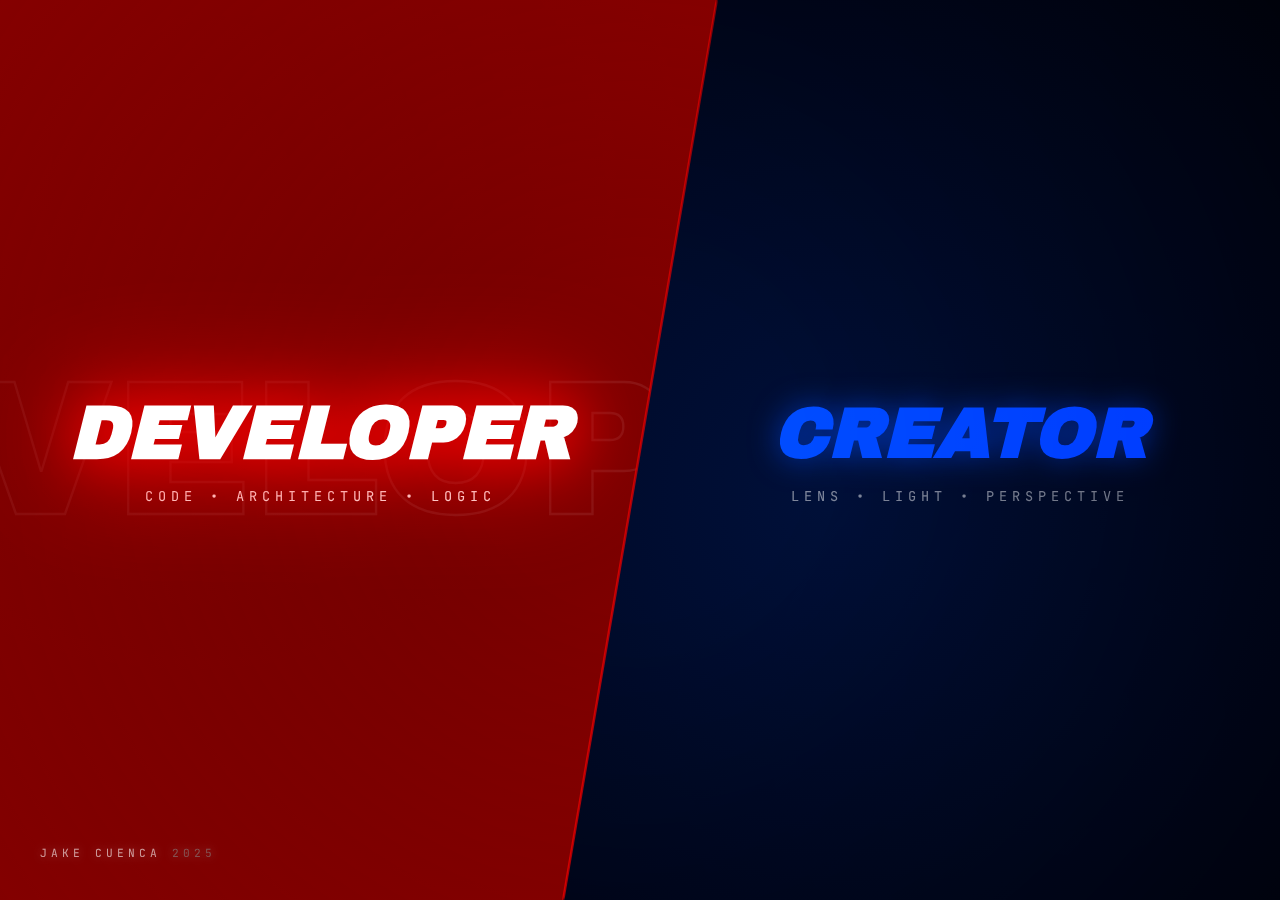
<file: index.html>
<!DOCTYPE html>
<html lang="en">
<head>
    <meta charset="UTF-8">
    <meta name="viewport" content="width=device-width, initial-scale=1.0">
    <title>Jake Cuenca | Select Path</title>
    <link rel="stylesheet" href="landing-style.css">
</head>
<body>
    <div class="split-container">
        
        <a href="developer/index.html" class="side left">
            <div class="content-wrapper">
                <div class="content">
                    <span class="outline">DEVELOPER</span>
                    <h1>DEVELOPER</h1>
                    <p>CODE • ARCHITECTURE • LOGIC</p>
                </div>
            </div>
        </a>

        <a href="photography/index.html" class="side right">
            <div class="content-wrapper">
                <div class="content">
                    <span class="outline">CREATOR</span>
                    <h1>CREATOR</h1>
                    <p>LENS • LIGHT • PERSPECTIVE</p>
                </div>
            </div>
        </a>

        <div class="glow-edge left-edge"></div>
        <div class="glow-edge right-edge"></div>

        <div class="watermark">
            JAKE CUENCA <span class="year">2025</span>
        </div>

    </div>
</body>
</html>
</file>
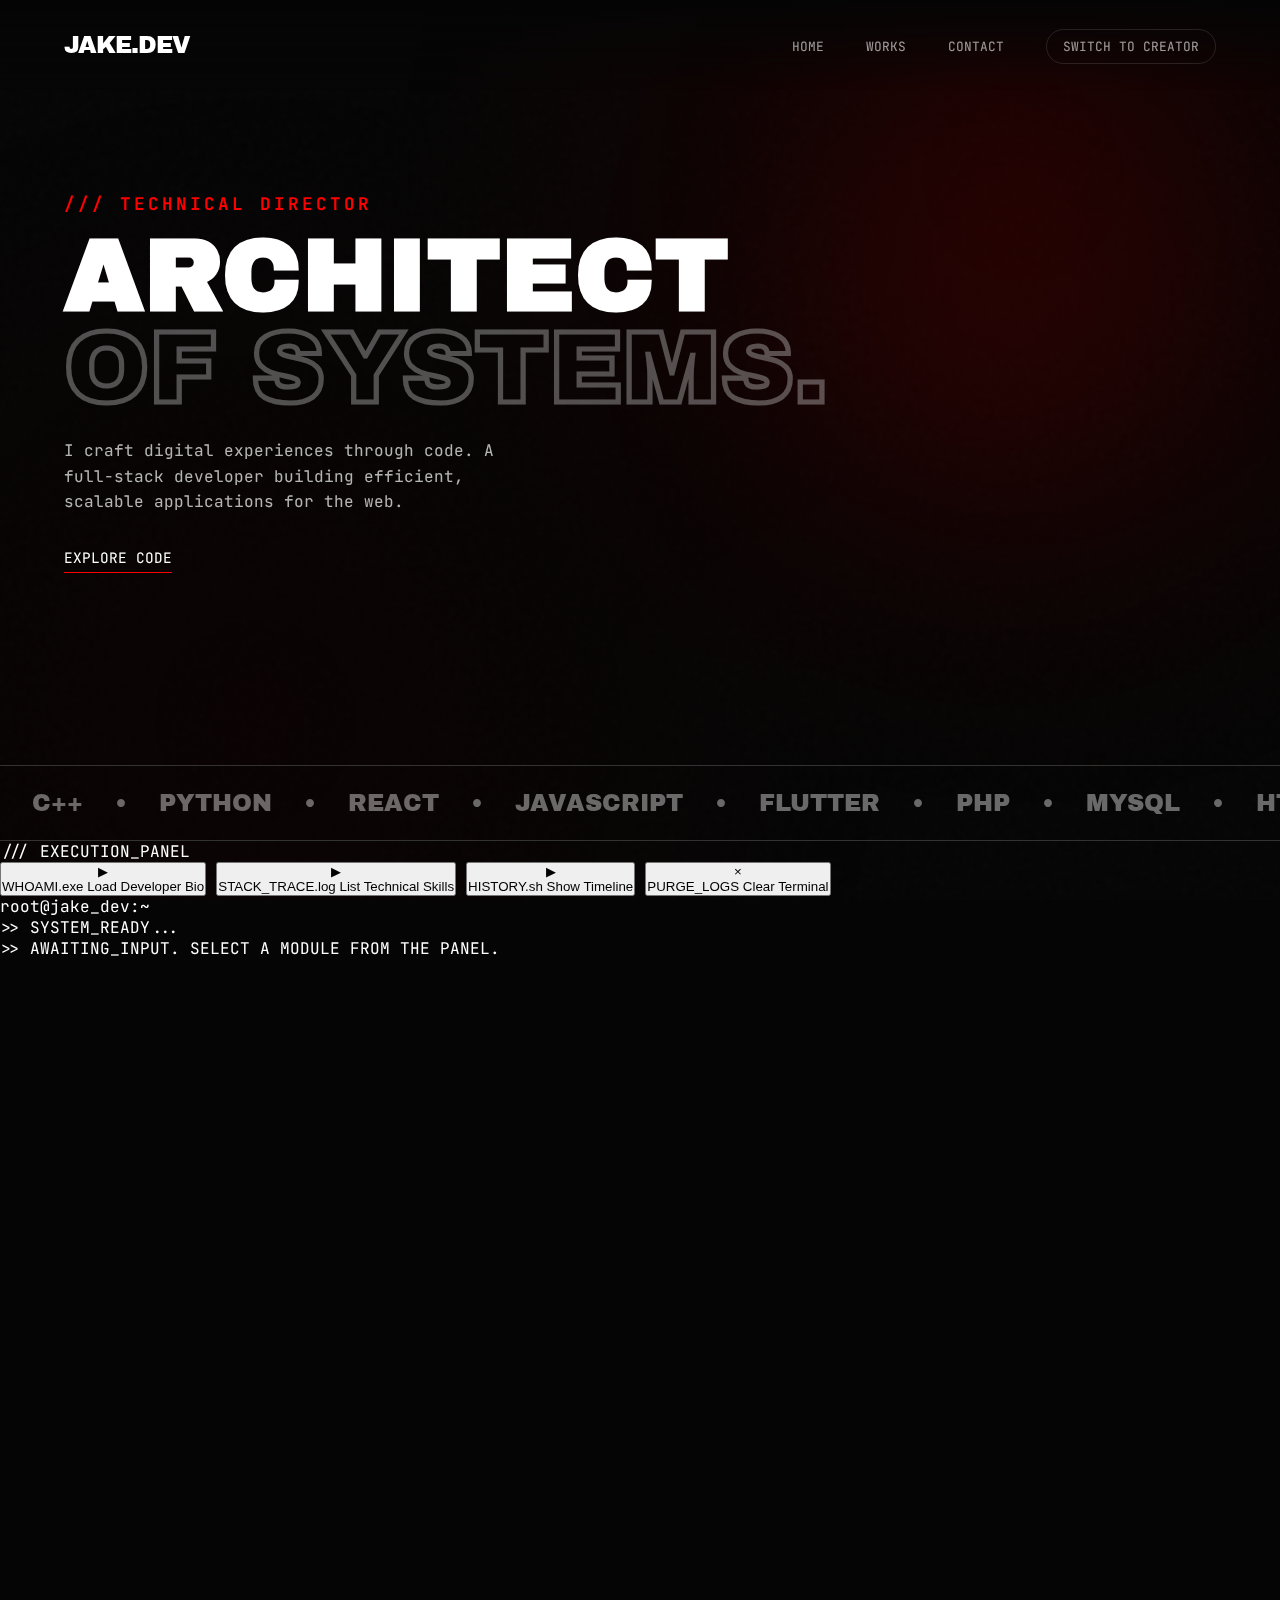
<file: developer/index.html>
<!DOCTYPE html>
<html lang="en">
    <head>
        <meta charset="UTF-8" />
        <meta name="viewport" content="width=device-width, initial-scale=1.0" />
        <title>Jake Cuenca | Developer</title>
        <link rel="stylesheet" href="style.css" />
        <link
            href="https://fonts.googleapis.com/css2?family=Archivo+Black&family=JetBrains+Mono:wght@400;700&display=swap"
            rel="stylesheet"
        />
    </head>
    <body>
        <div class="bg-noise"></div>
        <div class="bg-glow"></div>

        <nav>
            <div class="logo">JAKE.DEV</div>
            <div class="links">
                <a href="../index.html" class="nav-item">HOME</a>
                <a href="#projects" class="nav-item">WORKS</a>
                <a href="#contact" class="nav-item">CONTACT</a>
                <a href="../photography/index.html" class="nav-item switch"
                    >SWITCH TO CREATOR</a
                >
            </div>
        </nav>

        <main>
            <section id="hero" class="hero hidden">
                <div class="hero-text">
                    <span class="tag">/// TECHNICAL DIRECTOR</span>
                    <h1>
                        ARCHITECT<br /><span class="hollow">OF SYSTEMS.</span>
                    </h1>
                    <p>
                        I craft digital experiences through code. A full-stack
                        developer building efficient, scalable applications for
                        the web.
                    </p>
                    <a href="#projects" class="btn">EXPLORE CODE</a>
                </div>
            </section>

            <div class="marquee-container">
                <div class="marquee-track">
                    <div class="marquee-group">
                        <span>C++</span> <span class="dot">•</span>
                        <span>PYTHON</span> <span class="dot">•</span>
                        <span>REACT</span> <span class="dot">•</span>
                        <span>JAVASCRIPT</span> <span class="dot">•</span>
                        <span>FLUTTER</span> <span class="dot">•</span>
                        <span>PHP</span> <span class="dot">•</span>
                        <span>MYSQL</span> <span class="dot">•</span>
                        <span>HTML</span> <span class="dot">•</span>
                        <span>CSS</span> <span class="dot">•</span>
                    </div>
                    <div class="marquee-group">
                        <span>C++</span> <span class="dot">•</span>
                        <span>PYTHON</span> <span class="dot">•</span>
                        <span>REACT</span> <span class="dot">•</span>
                        <span>JAVASCRIPT</span> <span class="dot">•</span>
                        <span>FLUTTER</span> <span class="dot">•</span>
                        <span>PHP</span> <span class="dot">•</span>
                        <span>MYSQL</span> <span class="dot">•</span>
                        <span>HTML</span> <span class="dot">•</span>
                        <span>CSS</span> <span class="dot">•</span>
                    </div>
                    <div class="marquee-group">
                        <span>C++</span> <span class="dot">•</span>
                        <span>PYTHON</span> <span class="dot">•</span>
                        <span>REACT</span> <span class="dot">•</span>
                        <span>JAVASCRIPT</span> <span class="dot">•</span>
                        <span>FLUTTER</span> <span class="dot">•</span>
                        <span>PHP</span> <span class="dot">•</span>
                        <span>MYSQL</span> <span class="dot">•</span>
                        <span>HTML</span> <span class="dot">•</span>
                        <span>CSS</span> <span class="dot">•</span>
                    </div>
                </div>
            </div>

            <section class="command-center hidden">
                <div class="cmd-layout">
                    <div class="cmd-controls">
                        <div class="panel-header">/// EXECUTION_PANEL</div>

                        <button class="cmd-btn" onclick="runCmd('whoami')">
                            <span class="btn-icon">▶</span>
                            <div class="btn-text">
                                <span class="btn-title">WHOAMI.exe</span>
                                <span class="btn-desc">Load Developer Bio</span>
                            </div>
                        </button>

                        <button class="cmd-btn" onclick="runCmd('stack')">
                            <span class="btn-icon">▶</span>
                            <div class="btn-text">
                                <span class="btn-title">STACK_TRACE.log</span>
                                <span class="btn-desc"
                                    >List Technical Skills</span
                                >
                            </div>
                        </button>

                        <button class="cmd-btn" onclick="runCmd('history')">
                            <span class="btn-icon">▶</span>
                            <div class="btn-text">
                                <span class="btn-title">HISTORY.sh</span>
                                <span class="btn-desc">Show Timeline</span>
                            </div>
                        </button>

                        <button class="cmd-btn clear" onclick="runCmd('clear')">
                            <span class="btn-icon">×</span>
                            <div class="btn-text">
                                <span class="btn-title">PURGE_LOGS</span>
                                <span class="btn-desc">Clear Terminal</span>
                            </div>
                        </button>
                    </div>

                    <div class="cmd-terminal">
                        <div class="scan-line"></div>
                        <div class="term-header">
                            <div class="dots">
                                <span class="dot-ctrl red"></span>
                                <span class="dot-ctrl"></span>
                                <span class="dot-ctrl"></span>
                            </div>
                            <span class="term-title">root@jake_dev:~</span>
                        </div>
                        <div class="term-body" id="term-output">
                            <div class="term-line system-msg">
                                <span class="prompt">>></span> SYSTEM_READY...
                            </div>
                            <div class="term-line system-msg">
                                <span class="prompt">>></span> AWAITING_INPUT.
                                SELECT A MODULE FROM THE PANEL.
                            </div>
                        </div>
                    </div>
                </div>
            </section>

            <section id="projects" class="projects">
                <div class="section-header hidden">
                    <h2>CODING_JOURNEY</h2>
                    <div class="line"></div>
                </div>

                <div class="grid">
                    <div class="card wide hidden">
                        <div class="card-content">
                            <div class="card-icon">VORTEX</div>
                            <h3>Weather App</h3>
                            <p>
                                A comprehensive forecasting engine. It connects
                                to the OpenWeatherMap API to fetch real-time
                                humidity, wind speed, and temperature data,
                                rendering it dynamically onto a responsive
                                dashboard.
                            </p>
                            <div class="tags">
                                <span>REST API</span><span>ASYNC/AWAIT</span
                                ><span>JS</span>
                            </div>
                            <a href="#" class="arrow-link">→</a>
                        </div>
                    </div>

                    <div class="card hidden" style="transition-delay: 100ms">
                        <div class="card-content">
                            <div class="card-icon">CODEX</div>
                            <h3>Notes App</h3>
                            <p>
                                A lightweight, local-first text editor that
                                persists data in the browser.
                            </p>
                            <div class="tags">
                                <span>LocalStorage</span><span>JS</span>
                            </div>
                            <a href="#" class="arrow-link">→</a>
                        </div>
                    </div>

                    <div
                        class="card tall hidden"
                        style="transition-delay: 200ms"
                    >
                        <div class="card-content">
                            <div class="card-icon">MANIFEST</div>
                            <h3>Blog UI</h3>
                            <p>
                                A study in typography and layout. This project
                                focuses on readability, whitespace usage, and
                                responsive grid alignment. It features a custom
                                CMS-style architecture simulated with static
                                JSON data, allowing for dynamic article
                                rendering without a backend.
                            </p>
                            <div class="tags">
                                <span>CSS GRID</span><span>TYPOGRAPHY</span>
                            </div>
                            <a href="#" class="arrow-link">→</a>
                        </div>
                    </div>

                    <div class="card hidden">
                        <div class="card-content">
                            <div class="card-icon">CIPHER</div>
                            <h3>Calculator</h3>
                            <p>
                                Standard mathematical operations with a focus on
                                UI/UX interaction states.
                            </p>
                            <div class="tags">
                                <span>JS</span><span>Logic</span>
                            </div>
                            <a href="#" class="arrow-link">→</a>
                        </div>
                    </div>

                    <div
                        class="card wide hidden"
                        style="transition-delay: 100ms"
                    >
                        <div class="card-content">
                            <div class="card-icon">SPECTRE</div>
                            <h3>API Search Tool</h3>
                            <p>
                                An optimized search interface that filters large
                                datasets in real-time. Features debouncing for
                                performance and error handling for failed API
                                requests.
                            </p>
                            <div class="tags">
                                <span>FETCH API</span
                                ><span>DOM MANIPULATION</span>
                            </div>
                            <a href="#" class="arrow-link">→</a>
                        </div>
                    </div>

                    <div class="card hidden" style="transition-delay: 200ms">
                        <div class="card-content">
                            <div class="card-icon">PROTOCOL</div>
                            <h3>To-do App</h3>
                            <p>
                                CRUD operations for daily task management and
                                execution.
                            </p>
                            <div class="tags">
                                <span>JS</span><span>HTML/CSS</span>
                            </div>
                            <a href="#" class="arrow-link">→</a>
                        </div>
                    </div>
                </div>
            </section>

            <section id="contact" class="contact hidden">
                <div class="contact-header">
                    <div class="status-indicator">
                        <span class="pulse"></span> SYSTEM_STATUS: ONLINE
                    </div>

                    <h2>INITIALIZE<br />SEQUENCE.</h2>
                </div>

                <div class="contact-grid">
                    <a
                        href="mailto:deklaired@gmail.com"
                        class="contact-tile primary"
                    >
                        <div class="tile-content">
                            <span class="tile-label">/// DIRECT LINE</span>
                            <span class="tile-text">SEND EMAIL</span>
                        </div>
                        <div class="tile-icon">→</div>
                    </a>

                    <a
                        href="https://github.com/jlcuenca00/jlcuenca00.github.io.git"
                        class="contact-tile"
                    >
                        <div class="tile-content">
                            <span class="tile-label">/// REPOSITORY</span>
                            <span class="tile-text">GITHUB</span>
                        </div>
                        <div class="tile-icon">↗</div>
                    </a>

                    <div class="contact-tile disabled">
                        <div class="tile-content">
                            <span class="tile-label"
                                >/// NETWORK [OFFLINE]</span
                            >
                            <span class="tile-text">LINKEDIN</span>
                        </div>
                        <div class="tile-icon">×</div>
                    </div>
                </div>
            </section>

            <footer>
                <p>JAKE CUENCA © 2025</p>
            </footer>
        </main>

        <button id="backToTop" class="back-to-top">↑</button>

        <script src="script.js"></script>
    </body>
</html>
</file>
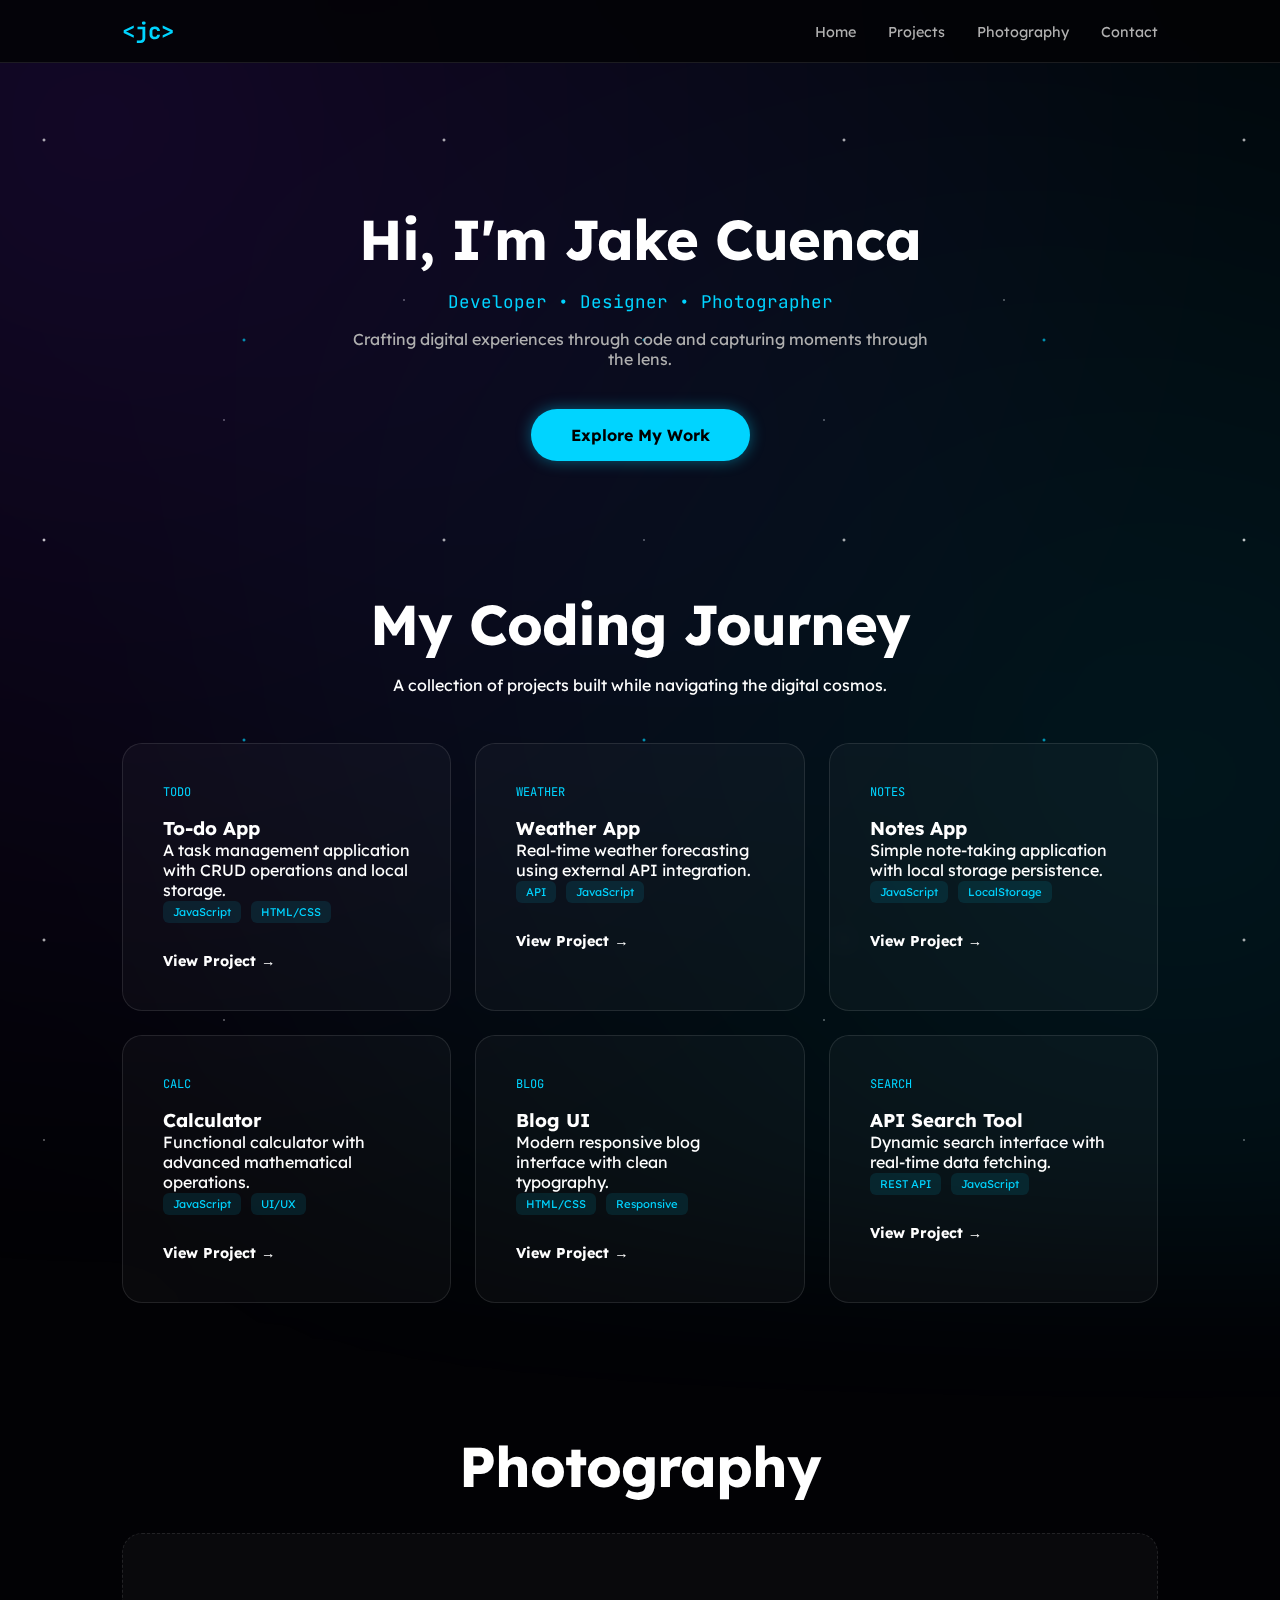
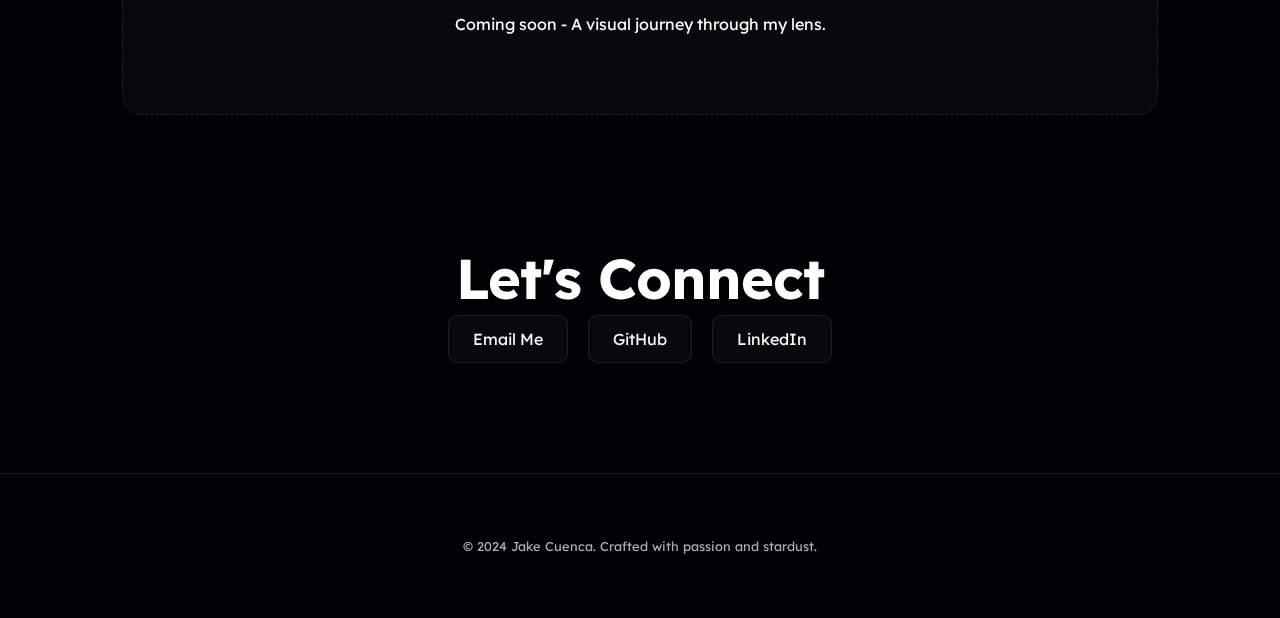
<file: prior/index.html>
<!DOCTYPE html>
<html lang="en">
<head>
    <meta charset="UTF-8">
    <meta name="viewport" content="width=device-width, initial-scale=1.0">
    <title>Jake Cuenca | Developer & Creator</title>
    <link rel="stylesheet" href="styles.css">
</head>
<body>
    <div class="galaxy-bg">
        <div class="layer distant-stars"></div>
        <div class="layer nebula-clouds"></div>
        <div class="layer near-stars"></div>
    </div>

    <header>
        <nav>
            <h1 class="logo">&lt;jc&gt;</h1>
            <ul>
                <li><a href="#hero">Home</a></li>
                <li><a href="#projects">Projects</a></li>
                <li><a href="#photography">Photography</a></li>
                <li><a href="#contact">Contact</a></li>
            </ul>
        </nav>
    </header>

    <main>
        <section id="hero">
            <div class="hero-content">
                <h2>Hi, I'm Jake Cuenca</h2>
                <p class="hero-subtitle">Developer • Designer • Photographer</p>
                <p class="hero-description">Crafting digital experiences through code and capturing moments through the lens.</p>
                <a href="#projects" class="cta-button">Explore My Work</a>
            </div>
        </section>

        <section id="projects">
            <h2 class="section-title">My Coding Journey</h2>
            <p class="section-desc">A collection of projects built while navigating the digital cosmos.</p>
            
            <div class="projects-grid">
                <article class="project-card">
                    <div class="project-icon">TODO</div>
                    <h3>To-do App</h3>
                    <p>A task management application with CRUD operations and local storage.</p>
                    <div class="project-tags">
                        <span class="tag">JavaScript</span>
                        <span class="tag">HTML/CSS</span>
                    </div>
                    <a href="#" class="project-link">View Project →</a>
                </article>

                <article class="project-card">
                    <div class="project-icon">WEATHER</div>
                    <h3>Weather App</h3>
                    <p>Real-time weather forecasting using external API integration.</p>
                    <div class="project-tags">
                        <span class="tag">API</span>
                        <span class="tag">JavaScript</span>
                    </div>
                    <a href="#" class="project-link">View Project →</a>
                </article>

                <article class="project-card">
                    <div class="project-icon">NOTES</div>
                    <h3>Notes App</h3>
                    <p>Simple note-taking application with local storage persistence.</p>
                    <div class="project-tags">
                        <span class="tag">JavaScript</span>
                        <span class="tag">LocalStorage</span>
                    </div>
                    <a href="#" class="project-link">View Project →</a>
                </article>

                <article class="project-card">
                    <div class="project-icon">CALC</div>
                    <h3>Calculator</h3>
                    <p>Functional calculator with advanced mathematical operations.</p>
                    <div class="project-tags">
                        <span class="tag">JavaScript</span>
                        <span class="tag">UI/UX</span>
                    </div>
                    <a href="#" class="project-link">View Project →</a>
                </article>

                <article class="project-card">
                    <div class="project-icon">BLOG</div>
                    <h3>Blog UI</h3>
                    <p>Modern responsive blog interface with clean typography.</p>
                    <div class="project-tags">
                        <span class="tag">HTML/CSS</span>
                        <span class="tag">Responsive</span>
                    </div>
                    <a href="#" class="project-link">View Project →</a>
                </article>

                <article class="project-card">
                    <div class="project-icon">SEARCH</div>
                    <h3>API Search Tool</h3>
                    <p>Dynamic search interface with real-time data fetching.</p>
                    <div class="project-tags">
                        <span class="tag">REST API</span>
                        <span class="tag">JavaScript</span>
                    </div>
                    <a href="#" class="project-link">View Project →</a>
                </article>
            </div>
        </section>

        <section id="photography">
            <h2>Photography</h2>
            <div class="photography-placeholder">
                <p>Coming soon - A visual journey through my lens.</p>
            </div>
        </section>

        <section id="contact">
            <h2>Let's Connect</h2>
            <div class="contact-links">
                <a href="mailto:your.email@example.com" class="contact-button">Email Me</a>
                <a href="#" class="contact-button">GitHub</a>
                <a href="#" class="contact-button">LinkedIn</a>
            </div>
        </section>
    </main>

    <footer>
        <p>&copy; 2024 Jake Cuenca. Crafted with passion and stardust.</p>
    </footer>

    <script src="script.js"></script>
</body>
</html>
</file>
<file: landing-style.css>
@import url("https://fonts.googleapis.com/css2?family=Archivo+Black&family=JetBrains+Mono:wght@700&display=swap");

:root {
    /* --- PALETTE --- */
    --red-glow: #ff0000;
    --red-dark: #3a0000;
    --red-black: #080000;

    --blue-glow: #004cff;
    --blue-dark: #00103a;
    --blue-black: #000000;

    --text-white: #ffffff;

    /* --- ANIMATION --- */
    --transition-speed: 0.6s cubic-bezier(0.16, 1, 0.3, 1);
}

/* --- RESET & GLOBAL --- */
* {
    margin: 0;
    padding: 0;
    box-sizing: border-box;
}

body {
    background: #000;
    height: 100vh;
    width: 100vw;
    overflow: hidden;
    font-family: "Archivo Black", sans-serif;
}

.split-container {
    position: relative;
    width: 100%;
    height: 100%;
    display: flex;
}

/* --- TEXTURE OVERLAY --- */
.split-container::before {
    content: "";
    position: absolute;
    inset: 0;
    background: radial-gradient(
            circle at 15% 20%,
            rgba(255, 255, 255, 0.03) 0%,
            transparent 40%
        ),
        radial-gradient(
            circle at 85% 80%,
            rgba(255, 255, 255, 0.02) 0%,
            transparent 35%
        ),
        radial-gradient(
            circle at 50% 50%,
            transparent 20%,
            rgba(0, 0, 0, 0.5) 100%
        );
    mix-blend-mode: soft-light;
    pointer-events: none;
    z-index: 20; /* TOP LAYER */
}

/* ==================== SIDES (LAYOUT) ==================== */

.side {
    position: absolute;
    inset: 0;
    display: flex;
    align-items: center;
    text-decoration: none;

    /* PERFORMANCE OPTIMIZATION */
    transition: background var(--transition-speed);
    transform: translateZ(0); /* Hardware Acceleration */
    will-change: transform; /* Hints browser to optimize rendering */
}

/* --- LEFT SIDE (DEVELOPER) --- */
.left {
    z-index: 2;
    justify-content: flex-start;
    clip-path: polygon(0 0, 56% 0, 44% 100%, 0 100%);

    /* Dark Red Gradient */
    background: radial-gradient(
        circle at 35% 45%,
        var(--red-dark) 0%,
        #1a0000 60%,
        var(--red-black) 100%
    );
}

.left:hover {
    z-index: 3; /* Bring to top on hover */
    background: radial-gradient(circle at 40% 50%, #700000 0%, #b00000 100%);
}

/* --- RIGHT SIDE (CREATOR) --- */
.right {
    z-index: 1;
    justify-content: flex-end;
    clip-path: polygon(56% 0, 100% 0, 100% 100%, 44% 100%);

    /* Dark Blue Gradient */
    background: radial-gradient(
        circle at 65% 55%,
        var(--blue-dark) 0%,
        #00051a 60%,
        var(--blue-black) 100%
    );
}

.right:hover {
    z-index: 3; /* Bring to top on hover */
    background: radial-gradient(
        circle at 60% 50%,
        #000022 0%,
        var(--blue-glow) 100%
    );
}

/* ==================== GLOW EDGES (VISUAL FX) ==================== */

.glow-edge {
    position: absolute;
    inset: 0;
    pointer-events: none;
    z-index: 15; /* Between Sides and Texture */
    opacity: 0;
    transition: opacity 0.3s ease;
    filter: blur(2px);
}

/* RED SPLIT LINE */
.left-edge {
    background: linear-gradient(
        to right,
        #fff,
        var(--red-glow) 20%,
        transparent 100%
    );
    clip-path: polygon(55.9% 0, 56.1% 0, 44.1% 100%, 43.9% 100%);
}

/* BLUE SPLIT LINE */
.right-edge {
    background: linear-gradient(
        to left,
        #fff,
        var(--blue-glow) 20%,
        transparent 100%
    );
    clip-path: polygon(55.9% 0, 56.1% 0, 44.1% 100%, 43.9% 100%);
}

/* Reveal Edge on Hover using :has() */
.split-container:has(.left:hover) .left-edge {
    opacity: 1;
}
.split-container:has(.right:hover) .right-edge {
    opacity: 1;
}

/* ==================== TYPOGRAPHY ==================== */

.content-wrapper {
    width: 50%;
    height: 100%;
    display: flex;
    align-items: center;
    justify-content: center;
    pointer-events: none; /* Let clicks pass through to .side */
}

.content {
    position: relative;
    text-align: center;
    pointer-events: auto;
}

/* --- HEADLINES (H1) --- */
h1 {
    font-size: clamp(2.2rem, 5.5vw, 7rem);
    font-style: italic;
    text-transform: uppercase;
    transition: 0.4s ease;
}

/* Default States (Colored Text + Soft Glow) */
.left h1 {
    color: var(--red-glow);
    filter: drop-shadow(0 0 15px rgba(255, 0, 0, 0.6));
}

.right h1 {
    color: var(--blue-glow);
    filter: drop-shadow(0 0 15px rgba(0, 76, 255, 0.6));
}

/* Hover States (White Text + Hard Glow) */
.left:hover h1 {
    color: var(--text-white);
    transform: scale(1.06);
    filter: drop-shadow(0 0 25px var(--red-glow))
        drop-shadow(0 0 50px var(--red-glow));
}

.right:hover h1 {
    color: var(--text-white);
    transform: scale(1.06);
    filter: drop-shadow(0 0 25px var(--blue-glow))
        drop-shadow(0 0 50px var(--blue-glow));
}

/* --- BACKGROUND OUTLINE TEXT --- */
.outline {
    position: absolute;
    top: 50%;
    left: 50%;
    transform: translate(-50%, -50%);
    font-size: clamp(4rem, 13vw, 16rem);
    color: transparent;
    -webkit-text-stroke: 2px rgba(255, 255, 255, 0.54); /* Subtle stroke */
    opacity: 0;
    transition: var(--transition-speed);
    white-space: nowrap;
    z-index: -1;
}

.side:hover .outline {
    opacity: 0.15; /* Kept subtle so it doesn't fight H1 */
    transform: translate(-50%, -50%) scale(1.15);
}

/* --- SUBTITLES (P) --- */
p {
    font-family: "JetBrains Mono", monospace;
    font-size: 0.85rem;
    letter-spacing: 5px;
    margin-top: 15px;
    color: var(--text-white);
    opacity: 0.5;
    transition: 0.4s ease;
}
.side:hover p {
    opacity: 1;
}

/* ==================== FOOTER / WATERMARK ==================== */
.watermark {
    position: absolute;
    bottom: 40px;
    left: 40px;
    font-family: "JetBrains Mono", monospace;
    font-size: 0.7rem;
    letter-spacing: 4px;
    color: var(--text-white);
    opacity: 0.6;
    text-shadow: 0 0 10px rgba(255, 255, 255, 0.5);
    z-index: 100;
    pointer-events: none;
    white-space: nowrap;
}

.watermark .year {
    color: #888;
    font-weight: 400;
}
</file>
<file: developer/style.css>
:root {
    --red-primary: #ff0000;
    --blue-primary: #0088ff;
    --red-dark: #3a0000;
    --bg: #050505;
    --text: #ffffff;
    --font-head: "Archivo Black", sans-serif;
    --font-code: "JetBrains Mono", monospace;
}

* {
    box-sizing: border-box;
    margin: 0;
    padding: 0;
    scroll-behavior: smooth;
}

body {
    background-color: var(--bg);
    color: var(--text);
    font-family: var(--font-code);
    overflow-x: hidden;
}

/* --- BACKGROUND FX --- */
.bg-noise {
    position: fixed;
    top: 0;
    left: 0;
    width: 100%;
    height: 100%;
    background-image: url("data:image/svg+xml,%3Csvg viewBox='0 0 200 200' xmlns='http://www.w3.org/2000/svg'%3E%3Cfilter id='noiseFilter'%3E%3CfeTurbulence type='fractalNoise' baseFrequency='0.65' numOctaves='3' stitchTiles='stitch'/%3E%3C/filter%3E%3Crect width='100%25' height='100%25' filter='url(%23noiseFilter)' opacity='0.05'/%3E%3C/svg%3E");
    pointer-events: none;
    z-index: -1;
    opacity: 0.4;
}

.bg-glow {
    position: fixed;
    top: 0;
    left: 0;
    width: 100%;
    height: 100%;
    background: radial-gradient(
            circle at 80% 20%,
            rgba(50, 0, 0, 0.4),
            transparent 50%
        ),
        radial-gradient(circle at 20% 80%, rgba(20, 0, 0, 0.4), transparent 50%);
    z-index: -1;
    pointer-events: none;
}

/* --- NAVIGATION --- */
nav {
    display: flex;
    justify-content: space-between;
    align-items: center;
    padding: 2rem 4rem;
    position: fixed;
    top: 0;
    left: 0;
    right: 0;
    z-index: 100;
    background: linear-gradient(to bottom, rgba(5, 5, 5, 0.95), transparent);
    backdrop-filter: blur(5px);
}

.logo {
    font-family: var(--font-head);
    font-size: 1.5rem;
    letter-spacing: -1px;
}

.nav-item {
    color: var(--text);
    text-decoration: none;
    font-size: 0.8rem;
    margin-left: 2rem;
    opacity: 0.6;
    transition: 0.3s;
}
.nav-item:hover {
    opacity: 1;
    color: var(--red-primary);
}
.nav-item.switch {
    border: 1px solid rgba(255, 255, 255, 0.2);
    padding: 8px 16px;
    border-radius: 50px;
}

.nav-item.switch:hover {
    border-color: var(--blue-primary);
    color: var(--blue-primary);
    box-shadow: 0 0 15px rgba(0, 136, 255, 0.5);
    text-shadow: 0 0 8px rgba(0, 136, 255, 0.5);
}

/* --- HERO --- */
.hero {
    height: 85vh;
    display: flex;
    align-items: center;
    padding: 0 4rem;
    position: relative;
}

.hero::after {
    content: "";
    position: absolute;
    top: 20%;
    right: 10%;
    width: 300px;
    height: 300px;
    background: var(--red-primary);
    filter: blur(150px);
    opacity: 0.15;
    z-index: -1;
}

.tag {
    color: var(--red-primary);
    font-size: 1.1rem;
    letter-spacing: 3px;
    font-weight: 700;
    display: block;
    margin-bottom: 15px;
}

h1 {
    font-family: var(--font-head);
    font-size: clamp(3rem, 8vw, 7rem);
    line-height: 0.9;
    margin: 0 0 1.5rem 0;
    text-transform: uppercase;
}

.hollow {
    color: transparent;
    -webkit-text-stroke: 2px rgba(255, 255, 255, 0.3);
}

.hero p {
    max-width: 450px;
    opacity: 0.7;
    line-height: 1.6;
    margin-bottom: 2rem;
}

.btn {
    display: inline-block;
    color: var(--text);
    text-decoration: none;
    border-bottom: 1px solid var(--red-primary);
    padding-bottom: 5px;
    font-size: 0.9rem;
    transition: 0.3s;
}
.btn:hover {
    color: var(--red-primary);
}

/* --- MARQUEE --- */
.marquee-container {
    border-top: 1px solid #333;
    border-bottom: 1px solid #333;
    padding: 1.5rem 0;
    overflow: hidden;
    background: transparent;
    width: 100%;
    position: relative;
    z-index: 5;
}

.marquee-track {
    display: flex;
    width: max-content;
    animation: scroll 30s linear infinite;
}

.marquee-group {
    display: flex;
    align-items: center;
}

.marquee-group span {
    font-family: var(--font-head);
    font-size: 1.5rem;
    color: rgba(255, 255, 255, 0.4);
    white-space: nowrap;
    padding-left: 2rem;
}

.dot {
    padding-left: 2rem;
    color: var(--red-primary);
}

@keyframes scroll {
    0% {
        transform: translateX(0);
    }
    100% {
        transform: translateX(-33.333333%);
    }
}
/* --- PROJECTS (BENTO GRID) --- */
.projects {
    padding: 6rem 4rem;
}

.section-header {
    display: flex;
    align-items: center;
    margin-bottom: 3rem;
}
.section-header h2 {
    font-size: 1.2rem;
    margin-right: 1rem;
    font-family: var(--font-head);
}
.line {
    height: 1px;
    flex-grow: 1;
    background: rgba(255, 255, 255, 0.1);
}

.grid {
    display: grid;
    grid-template-columns: repeat(3, 1fr);
    grid-auto-rows: minmax(250px, auto);
    gap: 20px;
    grid-auto-flow: dense;
}

/* --- BENTO CARDS (Light Trail Effect) --- */
.card {
    background: #0f0f0f;
    border: 1px solid #222;
    padding: 2rem;

    /* OFF STATE: Slow fade out (1.5s) */
    transition: all 1.5s ease-out;

    display: flex;
    flex-direction: column;
    justify-content: space-between;
}

.card:hover {
    border-color: var(--red-primary);
    transform: translateY(-5px);
    background: #140505;

    /* ON STATE: Instant snap (0.05s) */
    transition: all 0.05s linear !important;
}

.wide {
    grid-column: span 2;
}
.tall {
    grid-row: span 2;
}

.wide h3,
.tall h3 {
    font-size: 2rem;
}
.wide p,
.tall p {
    font-size: 1rem;
    max-width: 90%;
}

.card-icon {
    font-family: var(--font-head);
    font-size: 1.2rem;
    color: rgba(255, 255, 255, 0.1);
    margin-bottom: 1rem;
}

.card h3 {
    font-family: var(--font-head);
    font-size: 1.5rem;
    margin-bottom: 0.5rem;
}
.card p {
    font-size: 0.85rem;
    opacity: 0.6;
    margin-bottom: 1.5rem;
    line-height: 1.5;
}

.tags span {
    font-size: 0.7rem;
    padding: 4px 8px;
    border: 1px solid #333;
    margin-right: 5px;
    color: #888;
    display: inline-block;
}

.arrow-link {
    font-size: 2rem;
    text-decoration: none;
    color: var(--red-primary);
    align-self: flex-end;
    margin-top: auto;
}

/* --- CONTACT --- */
.contact {
    padding: 6rem 4rem;
    margin-bottom: 4rem;
}

.contact-header {
    display: flex;
    justify-content: space-between;
    align-items: flex-end;
    margin-bottom: 3rem;
    border-bottom: 1px solid rgba(255, 255, 255, 0.1);
    padding-bottom: 2rem;
}

.status-indicator {
    font-size: 0.8rem;
    color: #4ade80;
    display: flex;
    align-items: center;
    gap: 10px;
    font-family: var(--font-code);
    margin-bottom: 1rem;
}

.pulse {
    width: 8px;
    height: 8px;
    background-color: #4ade80;
    border-radius: 50%;
    box-shadow: 0 0 10px #4ade80;
    animation: pulse 2s infinite;
}

@keyframes pulse {
    0% {
        opacity: 1;
    }
    50% {
        opacity: 0.4;
    }
    100% {
        opacity: 1;
    }
}

.contact h2 {
    font-family: var(--font-head);
    font-size: 3rem;
    line-height: 1;
    text-align: right;
}

.contact-grid {
    display: grid;
    grid-template-columns: 2fr 1fr 1fr;
    gap: 20px;
}

/* --- CONTACT TILES (Default Smooth Transition) --- */
.contact-tile {
    background: #0f0f0f;
    border: 1px solid #222;
    padding: 2.5rem;
    text-decoration: none;
    color: var(--text);
    display: flex;
    justify-content: space-between;
    align-items: flex-end;
    position: relative;
    overflow: hidden;

    /* Standard smooth speed for both ON and OFF */
    transition: transform 0.3s cubic-bezier(0.25, 1, 0.5, 1),
        border-color 0.3s ease;

    min-height: 200px;
}

.contact-tile::before {
    content: "";
    position: absolute;
    top: 0;
    left: 0;
    width: 100%;
    height: 100%;
    background: var(--red-primary);
    transform: translateY(100%);

    /* Standard smooth slide speed */
    transition: transform 0.4s cubic-bezier(0.16, 1, 0.3, 1);

    z-index: 0;
}

.contact-tile:hover {
    border-color: var(--red-primary);
    transform: translateY(-5px);
}

.contact-tile:hover::before {
    transform: translateY(0);
}

.tile-content,
.tile-icon {
    position: relative;
    z-index: 1;
    transition: color 0.2s;
}

.contact-tile:hover .tile-content,
.contact-tile:hover .tile-icon {
    color: #000;
}

.tile-label {
    display: block;
    font-size: 0.7rem;
    opacity: 0.6;
    margin-bottom: 1rem;
    font-family: var(--font-code);
}

.tile-text {
    font-family: var(--font-head);
    font-size: 1.8rem;
    display: block;
}

.tile-icon {
    font-size: 2rem;
}

/* --- DISABLED CONTACT TILE (The "Grayed Out" Look) --- */
.contact-tile.disabled {
    /* 1. Visually Dim It */
    opacity: 0.2;

    /* 2. Prevent Interaction Cues */
    cursor: not-allowed;
    border-color: #333; /* Force a dark border */
    background: #0f0f0f;
}

/* 3. Kill the Red Slide Animation */
.contact-tile.disabled::before {
    display: none; /* The red background will never appear */
}

/* 4. Kill the Movement on Hover */
.contact-tile.disabled:hover {
    transform: none; /* No lifting effect */
    border-color: #333; /* Keep border dark */
}

/* 5. Keep Text Gray on Hover */
.contact-tile.disabled:hover .tile-content,
.contact-tile.disabled:hover .tile-icon {
    color: var(--text); /* Don't turn black */
}

/* --- FOOTER --- */
footer {
    padding: 2rem;
    border-top: 1px solid #222;
    text-align: center;
    opacity: 0.5;
    font-size: 0.8rem;
}

/* --- ANIMATION CLASSES --- */
.hidden {
    opacity: 0;
    filter: blur(5px);
    transform: translateY(20px);
    transition: 0.6s ease;
}
.show {
    opacity: 1;
    filter: blur(0);
    transform: translateY(0);
}

/* --- BACK TO TOP BUTTON (Glass Effect) --- */
.back-to-top {
    position: fixed;
    bottom: 30px;
    right: 30px;

    /* GLASS EFFECT SETTINGS */
    background: rgba(0, 0, 0, 0.5);
    backdrop-filter: blur(4px);
    -webkit-backdrop-filter: blur(4px); /* For Safari */

    border: 1px solid var(--red-primary);
    color: var(--red-primary);
    padding: 15px;
    font-family: var(--font-code);
    font-size: 1.2rem;
    cursor: pointer;
    z-index: 1000;

    /* Default state: Hidden */
    opacity: 0;
    pointer-events: none;
    transform: translateY(20px);

    /* Smooth entrance */
    transition: all 0.3s cubic-bezier(0.25, 1, 0.5, 1);
}

/* Visible State (Added by JS) */
.back-to-top.visible {
    opacity: 1;
    pointer-events: all;
    transform: translateY(0);
}

/* Hover State - Snaps to solid Red */
.back-to-top:hover {
    background: var(--red-primary);
    color: #000;
    backdrop-filter: none; /* Remove blur on hover for crisp look */

    /* Snappy hover like the cards */
    transition: all 0.05s linear;
}

/* --- RESPONSIVE --- */
@media (max-width: 900px) {
    .grid {
        grid-template-columns: repeat(2, 1fr);
    }
    .wide {
        grid-column: span 2;
    }
    .tall {
        grid-row: span 1;
    }
    .contact-grid {
        grid-template-columns: 1fr;
    }
    .contact-header {
        flex-direction: column;
        align-items: flex-start;
    }
    .contact h2 {
        text-align: left;
        margin-top: 1rem;
    }

    .core-grid {
        grid-template-columns: 1fr;
    }
}

@media (max-width: 600px) {
    .hero {
        padding: 0 2rem;
        height: 60vh;
    }
    nav {
        padding: 1.5rem 2rem;
    }
    .projects,
    .contact,
    .core-section {
        padding: 4rem 2rem;
    }
    .contact-links {
        flex-direction: column;
        align-items: center;
    }

    .grid {
        grid-template-columns: 1fr;
    }
    .wide {
        grid-column: span 1;
    }
    .tall {
        grid-row: span 1;
    }
    .wide h3,
    .tall h3 {
        font-size: 1.5rem;
    }

    .back-to-top {
        bottom: 20px;
        right: 20px;
        padding: 10px;
        font-size: 1rem;
    }
}
</file>
<file: prior/styles.css>
@import url('https://fonts.googleapis.com/css2?family=Lexend+Deca:wght@300;400;600;700&family=JetBrains+Mono:wght@400;500&display=swap');

:root {
    --space-black: #020205;
    --accent-cyan: #00d4ff;
    --accent-purple: #7b2ff7;
    --text-main: #ffffff;
    --text-dim: #b0b0b0;
    --glass: rgba(255, 255, 255, 0.03);
    --glass-border: rgba(255, 255, 255, 0.1);
    --scroll: 0;
}

* { margin: 0; padding: 0; box-sizing: border-box; }
html { scroll-behavior: smooth; }

body {
    font-family: 'Lexend Deca', sans-serif;
    background-color: var(--space-black);
    color: var(--text-main);
    overflow-x: hidden;
}

/* ==================== LIVE PARALLAX ENGINE ==================== */
.galaxy-bg {
    position: fixed;
    top: 0;
    left: 0;
    width: 100%;
    height: 100%;
    z-index: -10;
}

.layer {
    position: absolute;
    top: -40%; 
    left: -20%;
    width: 140%;
    height: 180%;
    will-change: transform;
}

.distant-stars {
    background-image: 
        radial-gradient(1px 1px at 10% 10%, #fff, transparent),
        radial-gradient(1px 1px at 50% 50%, #fff, transparent),
        radial-gradient(1px 1px at 80% 30%, #fff, transparent);
    background-size: 600px 600px;
    animation: driftSlow 100s linear infinite;
    transform: translateY(calc(var(--scroll) * 0.1px));
}

.nebula-clouds {
    background: 
        radial-gradient(circle at 20% 30%, rgba(123, 47, 247, 0.15) 0%, transparent 60%),
        radial-gradient(circle at 80% 70%, rgba(0, 212, 255, 0.1) 0%, transparent 60%);
    filter: blur(80px);
    animation: nebulaPulse 30s ease-in-out infinite alternate;
    transform: translateY(calc(var(--scroll) * 0.2px));
}

.near-stars {
    background-image: 
        radial-gradient(2px 2px at 25% 75%, var(--accent-cyan), transparent),
        radial-gradient(2px 2px at 75% 25%, #fff, transparent);
    background-size: 400px 400px;
    animation: driftFast 60s linear infinite;
    transform: translateY(calc(var(--scroll) * 0.4px));
}

@keyframes driftSlow { from { background-position: 0 0; } to { background-position: 600px 600px; } }
@keyframes driftFast { from { background-position: 0 0; } to { background-position: -400px 800px; } }
@keyframes nebulaPulse { 
    from { transform: translateY(calc(var(--scroll) * 0.2px)) scale(1); opacity: 0.6; } 
    to { transform: translateY(calc(var(--scroll) * 0.2px)) scale(1.15); opacity: 1; } 
}

/* ==================== LAYOUT ==================== */
header {
    position: fixed;
    top: 0;
    width: 100%;
    background: rgba(2, 2, 5, 0.85);
    backdrop-filter: blur(20px);
    border-bottom: 1px solid var(--glass-border);
    z-index: 1000;
}

nav {
    max-width: 1100px;
    margin: 0 auto;
    padding: 1rem 2rem;
    display: flex;
    justify-content: space-between;
    align-items: center;
}

nav h1 { font-family: 'JetBrains Mono', monospace; color: var(--accent-cyan); font-size: 1.4rem; }
nav ul { display: flex; gap: 2rem; list-style: none; }
nav ul li a { text-decoration: none; color: var(--text-dim); font-size: 0.9rem; transition: 0.3s; }
nav ul li a:hover { color: var(--accent-cyan); }

main {
    max-width: 1100px;
    margin: 0 auto;
    padding: 140px 2rem 60px;
    position: relative;
    z-index: 1;
}

section { padding: 4rem 0; text-align: center; }

h2 { font-size: 3.5rem; margin-bottom: 1rem; letter-spacing: -1px; }
.hero-subtitle { color: var(--accent-cyan); font-family: 'JetBrains Mono', monospace; font-size: 1.1rem; margin-bottom: 1rem; }
.hero-description { color: var(--text-dim); max-width: 600px; margin: 0 auto 2.5rem; }

/* ==================== GLOWING PROJECT CARDS ==================== */
.projects-grid {
    display: grid;
    grid-template-columns: repeat(auto-fit, minmax(300px, 1fr));
    gap: 1.5rem;
    margin-top: 3rem;
}

.project-card {
    background: var(--glass);
    border: 1px solid var(--glass-border);
    padding: 2.5rem;
    border-radius: 20px;
    backdrop-filter: blur(10px);
    text-align: left;
    transition: all 0.4s ease;
    position: relative;
    overflow: hidden;
}

/* The Nebula Glow Effect */
.project-card::before {
    content: '';
    position: absolute;
    top: 0; left: 0; width: 100%; height: 100%;
    background: radial-gradient(circle at top right, rgba(0, 212, 255, 0.1), transparent);
    opacity: 0;
    transition: 0.4s;
}

.project-card:hover {
    transform: translateY(-10px);
    border-color: var(--accent-cyan);
    box-shadow: 0 10px 40px rgba(0, 212, 255, 0.15), 0 0 20px rgba(123, 47, 247, 0.1);
    background: rgba(255, 255, 255, 0.07);
}

.project-card:hover::before { opacity: 1; }

.project-icon { font-family: 'JetBrains Mono', monospace; color: var(--accent-cyan); font-size: 0.75rem; margin-bottom: 1rem; }
.tag { font-size: 0.7rem; color: var(--accent-cyan); background: rgba(0, 212, 255, 0.1); padding: 4px 10px; border-radius: 6px; margin-right: 6px; }
.project-link { display: block; margin-top: 2rem; color: #fff; text-decoration: none; font-weight: bold; font-size: 0.9rem; }

/* ==================== ELEMENTS ==================== */
.cta-button {
    display: inline-block;
    padding: 1rem 2.5rem;
    background: var(--accent-cyan);
    color: #000;
    text-decoration: none;
    border-radius: 50px;
    font-weight: 700;
    transition: 0.3s;
    box-shadow: 0 0 15px rgba(0, 212, 255, 0.4);
}

.cta-button:hover { transform: scale(1.05); box-shadow: 0 0 25px rgba(0, 212, 255, 0.6); }

.photography-placeholder {
    padding: 5rem;
    background: var(--glass);
    border: 1px dashed var(--glass-border);
    border-radius: 20px;
    margin-top: 2rem;
}

.contact-button {
    padding: 0.8rem 1.5rem;
    border: 1px solid var(--glass-border);
    color: #fff;
    text-decoration: none;
    border-radius: 10px;
    margin: 0 0.5rem;
    background: var(--glass);
    transition: 0.3s;
}

.contact-button:hover { border-color: var(--accent-cyan); background: rgba(0, 212, 255, 0.05); }

footer { padding: 4rem; text-align: center; color: var(--text-dim); font-size: 0.8rem; border-top: 1px solid var(--glass-border); }
</file>
